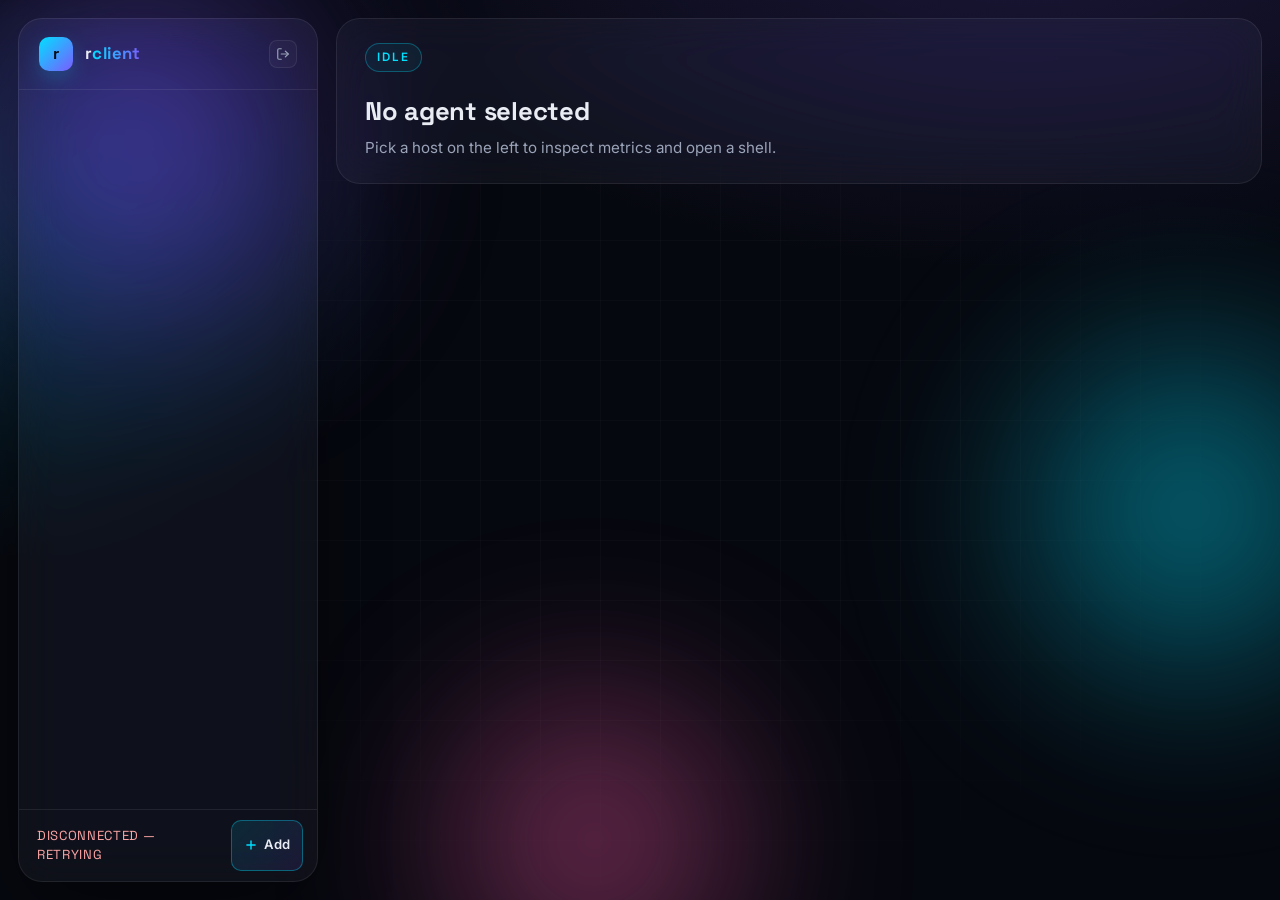
<file: web/static/index.html>
<!doctype html>
<html lang="en">
<head>
  <meta charset="utf-8">
  <meta name="viewport" content="width=device-width,initial-scale=1">
  <meta name="theme-color" content="#0b0f1a">
  <title>rclient</title>
  <link rel="preconnect" href="https://fonts.googleapis.com">
  <link rel="preconnect" href="https://fonts.gstatic.com" crossorigin>
  <link href="https://fonts.googleapis.com/css2?family=Inter:wght@300;400;500;600;700;800&family=JetBrains+Mono:wght@400;500;600;700&family=Space+Grotesk:wght@500;600;700&display=swap" rel="stylesheet">
  <link rel="stylesheet" href="xterm.css">
  <link rel="stylesheet" href="style.css">
</head>
<body>
  <div class="bg-blobs" aria-hidden="true">
    <div class="grid"></div>
    <div class="blob blob--1"></div>
    <div class="blob blob--2"></div>
    <div class="blob blob--3"></div>
  </div>

  <div id="app">
    <aside id="sidebar" class="glass">
      <div class="brand">
        <span class="logo__mark">r</span>
        <span class="logo__text">r<span>client</span></span>
        <button id="logout" class="logout" title="Sign out" aria-label="Sign out">
          <svg width="14" height="14" viewBox="0 0 24 24" fill="none" stroke="currentColor" stroke-width="2" stroke-linecap="round" stroke-linejoin="round"><path d="M9 21H5a2 2 0 0 1-2-2V5a2 2 0 0 1 2-2h4"/><polyline points="16 17 21 12 16 7"/><line x1="21" y1="12" x2="9" y2="12"/></svg>
        </button>
      </div>
      <div id="agents"></div>
      <div id="status-row" class="status-row">
        <div id="status" class="status">connecting…</div>
        <button id="addbtn" class="addbtn" type="button" title="Add device">
          <svg width="14" height="14" viewBox="0 0 24 24" fill="none" stroke="currentColor" stroke-width="2.4" stroke-linecap="round" stroke-linejoin="round"><line x1="12" y1="5" x2="12" y2="19"/><line x1="5" y1="12" x2="19" y2="12"/></svg>
          <span>Add</span>
        </button>
      </div>
    </aside>

    <main id="main">
      <section id="info" class="info">
        <div class="empty">
          <span class="eyebrow">Idle</span>
          <h1>No agent selected</h1>
          <p>Pick a host on the left to inspect metrics and open a shell.</p>
        </div>
      </section>

      <section id="metrics" class="metrics hidden">
        <div class="kpi glass"><span>cpu</span><strong id="m_cpu">—</strong></div>
        <div class="kpi glass"><span>mem</span><strong id="m_mem">—</strong></div>
        <div class="kpi glass"><span>disk</span><strong id="m_disk">—</strong></div>
        <div class="kpi glass"><span>load</span><strong id="m_load">—</strong></div>
        <div class="kpi glass"><span>uptime</span><strong id="m_up">—</strong></div>
      </section>

      <section id="shell" class="shell glass hidden">
        <header class="shell__head">
          <span class="dot dot--g"></span>
          <span class="dot dot--y"></span>
          <span class="dot dot--r"></span>
          <div id="tabs" class="tabs"></div>
          <button id="newtab" class="newtab" title="New shell">+</button>
        </header>
        <div id="terms" class="terms"></div>
      </section>
    </main>
  </div>

  <div id="modal" class="modal hidden" aria-hidden="true">
    <div class="modal__backdrop" data-close></div>
    <div class="modal__card glass" role="dialog" aria-labelledby="modal-title" aria-modal="true">
      <button class="modal__close" data-close aria-label="Close">×</button>
      <span class="eyebrow">New</span>
      <h2 id="modal-title">Connect a new agent</h2>
      <p class="modal__lead">
        Paste the token below into <code>rclient-agent install</code> on any
        Linux box. systemd and OpenRC are auto-detected.
      </p>

      <label class="modal__label">Connect token</label>
      <div class="copyrow">
        <input id="connectblob" type="text" readonly spellcheck="false">
        <button class="btn btn--ghost" data-copy="#connectblob">Copy</button>
      </div>

      <label class="modal__label">One-line install command</label>
      <div class="copyrow">
        <input id="connectcmd" type="text" readonly spellcheck="false">
        <button class="btn btn--ghost" data-copy="#connectcmd">Copy</button>
      </div>

      <p class="modal__hint">
        The agent binary itself is the same for every device — grab the
        latest from your release artifacts and drop it on the box.
      </p>
    </div>
  </div>

  <script src="xterm.js"></script>
  <script src="xterm-addon-fit.js"></script>
  <script src="app.js"></script>
</body>
</html>
</file>
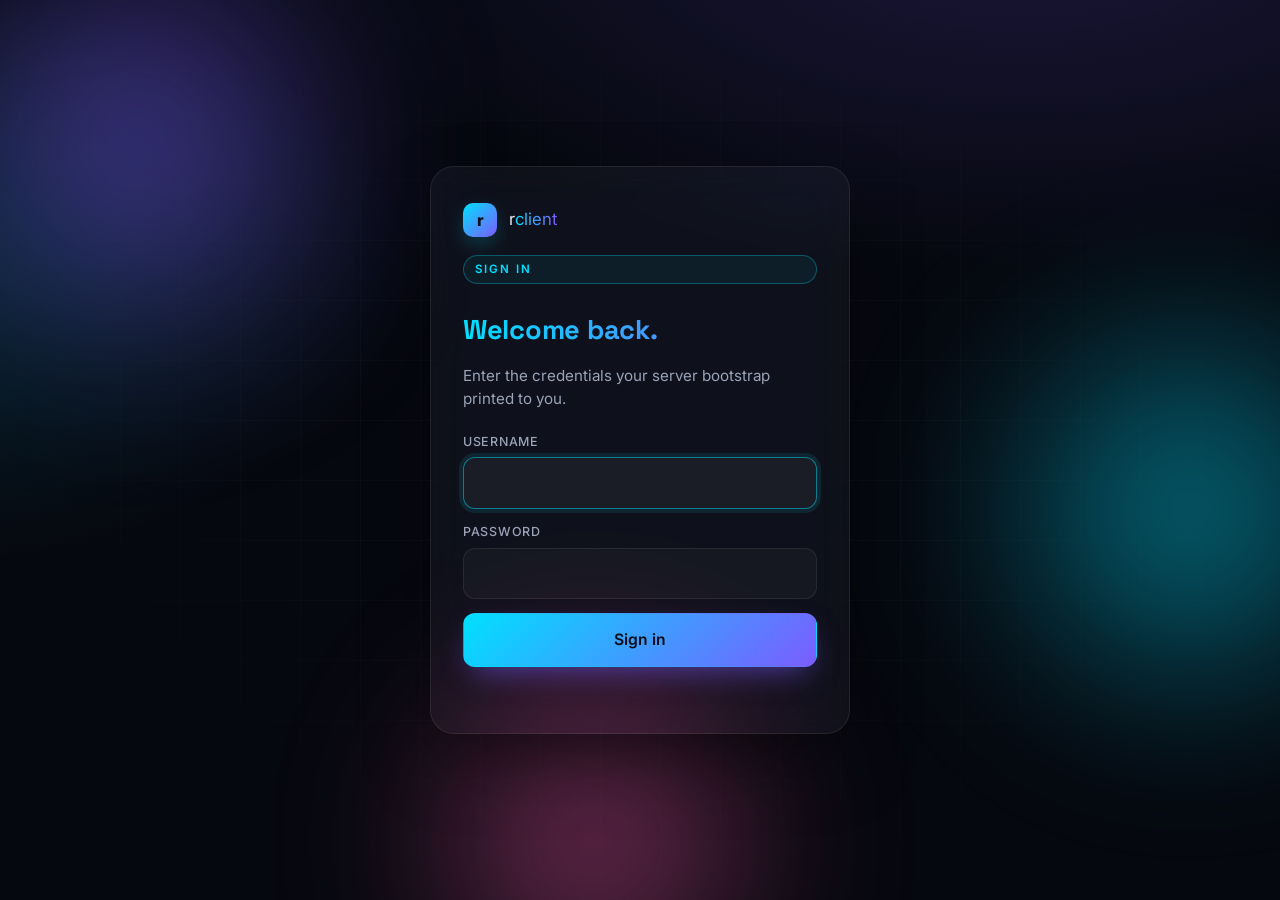
<file: web/static/login.html>
<!doctype html>
<html lang="en">
<head>
  <meta charset="utf-8">
  <meta name="viewport" content="width=device-width,initial-scale=1">
  <meta name="theme-color" content="#0b0f1a">
  <title>rclient — sign in</title>
  <link rel="preconnect" href="https://fonts.googleapis.com">
  <link rel="preconnect" href="https://fonts.gstatic.com" crossorigin>
  <link href="https://fonts.googleapis.com/css2?family=Inter:wght@300;400;500;600;700;800&family=JetBrains+Mono:wght@400;500;600;700&family=Space+Grotesk:wght@500;600;700&display=swap" rel="stylesheet">
  <link rel="stylesheet" href="style.css">
</head>
<body class="login-body">
  <div class="bg-blobs" aria-hidden="true">
    <div class="grid"></div>
    <div class="blob blob--1"></div>
    <div class="blob blob--2"></div>
    <div class="blob blob--3"></div>
  </div>

  <main class="login">
    <form id="loginform" class="login__card glass" autocomplete="off">
      <div class="login__brand">
        <span class="logo__mark">r</span>
        <span class="logo__text">r<span>client</span></span>
      </div>
      <span class="eyebrow">Sign in</span>
      <h1 class="login__title">Welcome back.</h1>
      <p class="login__lead">Enter the credentials your server bootstrap printed to you.</p>

      <label class="field">
        <span>Username</span>
        <input id="user" name="user" type="text" autocomplete="username" required spellcheck="false" autocapitalize="off">
      </label>
      <label class="field">
        <span>Password</span>
        <input id="password" name="password" type="password" autocomplete="current-password" required>
      </label>

      <button id="submit" type="submit" class="btn btn--primary">Sign in</button>
      <p id="err" class="login__err" role="alert" aria-live="polite"></p>
    </form>
  </main>

  <script src="login.js"></script>
</body>
</html>
</file>
<file: web/static/xterm.css>
/**
 * Copyright (c) 2014 The xterm.js authors. All rights reserved.
 * Copyright (c) 2012-2013, Christopher Jeffrey (MIT License)
 * https://github.com/chjj/term.js
 * @license MIT
 *
 * Permission is hereby granted, free of charge, to any person obtaining a copy
 * of this software and associated documentation files (the "Software"), to deal
 * in the Software without restriction, including without limitation the rights
 * to use, copy, modify, merge, publish, distribute, sublicense, and/or sell
 * copies of the Software, and to permit persons to whom the Software is
 * furnished to do so, subject to the following conditions:
 *
 * The above copyright notice and this permission notice shall be included in
 * all copies or substantial portions of the Software.
 *
 * THE SOFTWARE IS PROVIDED "AS IS", WITHOUT WARRANTY OF ANY KIND, EXPRESS OR
 * IMPLIED, INCLUDING BUT NOT LIMITED TO THE WARRANTIES OF MERCHANTABILITY,
 * FITNESS FOR A PARTICULAR PURPOSE AND NONINFRINGEMENT. IN NO EVENT SHALL THE
 * AUTHORS OR COPYRIGHT HOLDERS BE LIABLE FOR ANY CLAIM, DAMAGES OR OTHER
 * LIABILITY, WHETHER IN AN ACTION OF CONTRACT, TORT OR OTHERWISE, ARISING FROM,
 * OUT OF OR IN CONNECTION WITH THE SOFTWARE OR THE USE OR OTHER DEALINGS IN
 * THE SOFTWARE.
 *
 * Originally forked from (with the author's permission):
 *   Fabrice Bellard's javascript vt100 for jslinux:
 *   http://bellard.org/jslinux/
 *   Copyright (c) 2011 Fabrice Bellard
 *   The original design remains. The terminal itself
 *   has been extended to include xterm CSI codes, among
 *   other features.
 */

/**
 *  Default styles for xterm.js
 */

.xterm {
    cursor: text;
    position: relative;
    user-select: none;
    -ms-user-select: none;
    -webkit-user-select: none;
}

.xterm.focus,
.xterm:focus {
    outline: none;
}

.xterm .xterm-helpers {
    position: absolute;
    top: 0;
    /**
     * The z-index of the helpers must be higher than the canvases in order for
     * IMEs to appear on top.
     */
    z-index: 5;
}

.xterm .xterm-helper-textarea {
    padding: 0;
    border: 0;
    margin: 0;
    /* Move textarea out of the screen to the far left, so that the cursor is not visible */
    position: absolute;
    opacity: 0;
    left: -9999em;
    top: 0;
    width: 0;
    height: 0;
    z-index: -5;
    /** Prevent wrapping so the IME appears against the textarea at the correct position */
    white-space: nowrap;
    overflow: hidden;
    resize: none;
}

.xterm .composition-view {
    /* TODO: Composition position got messed up somewhere */
    background: #000;
    color: #FFF;
    display: none;
    position: absolute;
    white-space: nowrap;
    z-index: 1;
}

.xterm .composition-view.active {
    display: block;
}

.xterm .xterm-viewport {
    /* On OS X this is required in order for the scroll bar to appear fully opaque */
    background-color: #000;
    overflow-y: scroll;
    cursor: default;
    position: absolute;
    right: 0;
    left: 0;
    top: 0;
    bottom: 0;
}

.xterm .xterm-screen {
    position: relative;
}

.xterm .xterm-screen canvas {
    position: absolute;
    left: 0;
    top: 0;
}

.xterm .xterm-scroll-area {
    visibility: hidden;
}

.xterm-char-measure-element {
    display: inline-block;
    visibility: hidden;
    position: absolute;
    top: 0;
    left: -9999em;
    line-height: normal;
}

.xterm.enable-mouse-events {
    /* When mouse events are enabled (eg. tmux), revert to the standard pointer cursor */
    cursor: default;
}

.xterm.xterm-cursor-pointer,
.xterm .xterm-cursor-pointer {
    cursor: pointer;
}

.xterm.column-select.focus {
    /* Column selection mode */
    cursor: crosshair;
}

.xterm .xterm-accessibility,
.xterm .xterm-message {
    position: absolute;
    left: 0;
    top: 0;
    bottom: 0;
    right: 0;
    z-index: 10;
    color: transparent;
    pointer-events: none;
}

.xterm .live-region {
    position: absolute;
    left: -9999px;
    width: 1px;
    height: 1px;
    overflow: hidden;
}

.xterm-dim {
    /* Dim should not apply to background, so the opacity of the foreground color is applied
     * explicitly in the generated class and reset to 1 here */
    opacity: 1 !important;
}

.xterm-underline-1 { text-decoration: underline; }
.xterm-underline-2 { text-decoration: double underline; }
.xterm-underline-3 { text-decoration: wavy underline; }
.xterm-underline-4 { text-decoration: dotted underline; }
.xterm-underline-5 { text-decoration: dashed underline; }

.xterm-overline {
    text-decoration: overline;
}

.xterm-overline.xterm-underline-1 { text-decoration: overline underline; }
.xterm-overline.xterm-underline-2 { text-decoration: overline double underline; }
.xterm-overline.xterm-underline-3 { text-decoration: overline wavy underline; }
.xterm-overline.xterm-underline-4 { text-decoration: overline dotted underline; }
.xterm-overline.xterm-underline-5 { text-decoration: overline dashed underline; }

.xterm-strikethrough {
    text-decoration: line-through;
}

.xterm-screen .xterm-decoration-container .xterm-decoration {
	z-index: 6;
	position: absolute;
}

.xterm-screen .xterm-decoration-container .xterm-decoration.xterm-decoration-top-layer {
	z-index: 7;
}

.xterm-decoration-overview-ruler {
    z-index: 8;
    position: absolute;
    top: 0;
    right: 0;
    pointer-events: none;
}

.xterm-decoration-top {
    z-index: 2;
    position: relative;
}
</file>
<file: web/static/style.css>
/* Visual language ported from seotrafficbounty.pro: dark glass UI, animated
   colour blobs, gradient text, Space Grotesk + Inter. Adapted to a dense
   admin layout instead of a marketing page. */

:root {
  --bg-0: #06080f;
  --bg-1: #0b0f1a;
  --fg: #e9ecf3;
  --muted: #9aa3b8;
  --accent-1: #00e0ff;
  --accent-2: #7b5cff;
  --accent-3: #ff5cab;
  --border: rgba(255, 255, 255, 0.08);
  --border-strong: rgba(255, 255, 255, 0.16);
  --glass-bg: rgba(255, 255, 255, 0.04);
  --glass-bg-strong: rgba(255, 255, 255, 0.06);
  --shadow-lg: 0 30px 80px -20px rgba(0, 0, 0, 0.6);
  --radius-sm: 12px;
  --radius-md: 18px;
  --radius-lg: 24px;
  --transition: 0.25s cubic-bezier(0.4, 0, 0.2, 1);
  --mono: 'Space Grotesk', ui-monospace, SFMono-Regular, Menlo, Consolas, monospace;
  --term: 'JetBrains Mono', ui-monospace, SFMono-Regular, Menlo, Consolas, monospace;
}

* { box-sizing: border-box; }

html, body {
  margin: 0;
  padding: 0;
  height: 100%;
}

body {
  font-family: 'Inter', system-ui, -apple-system, Segoe UI, Roboto, sans-serif;
  background: var(--bg-0);
  color: var(--fg);
  line-height: 1.5;
  -webkit-font-smoothing: antialiased;
  overflow: hidden;
}

a { color: inherit; text-decoration: none; }

/* --- animated background --- */
.bg-blobs {
  position: fixed;
  inset: 0;
  overflow: hidden;
  z-index: -1;
  background:
    radial-gradient(1200px 600px at 80% -10%, rgba(123, 92, 255, 0.18), transparent 60%),
    radial-gradient(900px 500px at -10% 30%, rgba(0, 224, 255, 0.14), transparent 60%),
    var(--bg-0);
}
.blob {
  position: absolute;
  border-radius: 50%;
  filter: blur(80px);
  opacity: 0.55;
  will-change: transform;
}
.blob--1 {
  width: 520px; height: 520px;
  background: radial-gradient(circle, var(--accent-2), transparent 70%);
  top: -120px; left: -120px;
  animation: float1 18s ease-in-out infinite;
}
.blob--2 {
  width: 480px; height: 480px;
  background: radial-gradient(circle, var(--accent-1), transparent 70%);
  top: 30%; right: -150px;
  animation: float2 22s ease-in-out infinite;
}
.blob--3 {
  width: 420px; height: 420px;
  background: radial-gradient(circle, var(--accent-3), transparent 70%);
  bottom: -150px; left: 30%;
  animation: float3 26s ease-in-out infinite;
}
.grid {
  position: absolute;
  inset: 0;
  background-image:
    linear-gradient(rgba(255, 255, 255, 0.04) 1px, transparent 1px),
    linear-gradient(90deg, rgba(255, 255, 255, 0.04) 1px, transparent 1px);
  background-size: 60px 60px;
  mask-image: radial-gradient(ellipse at center, black 30%, transparent 75%);
  opacity: 0.6;
}
@keyframes float1 { 0%,100% { transform: translate(0,0); } 50% { transform: translate(60px,80px); } }
@keyframes float2 { 0%,100% { transform: translate(0,0); } 50% { transform: translate(-80px,50px); } }
@keyframes float3 { 0%,100% { transform: translate(0,0); } 50% { transform: translate(40px,-60px); } }

/* --- glass primitive --- */
.glass {
  background: var(--glass-bg);
  border: 1px solid var(--border);
  backdrop-filter: blur(20px) saturate(140%);
  -webkit-backdrop-filter: blur(20px) saturate(140%);
  border-radius: var(--radius-lg);
  box-shadow: var(--shadow-lg);
}

/* --- layout --- */
#app {
  display: grid;
  grid-template-columns: 300px 1fr;
  gap: 18px;
  padding: 18px;
  height: 100vh;
  min-height: 0;
}

#sidebar {
  display: flex;
  flex-direction: column;
  min-height: 0;
  overflow: hidden;
}

.brand {
  display: flex;
  align-items: center;
  gap: 12px;
  padding: 18px 20px;
  border-bottom: 1px solid var(--border);
  font-family: 'Space Grotesk', sans-serif;
  font-weight: 700;
  letter-spacing: 0.4px;
}
.logo__mark {
  display: inline-grid;
  place-items: center;
  width: 34px; height: 34px;
  border-radius: 10px;
  background: linear-gradient(135deg, var(--accent-1), var(--accent-2));
  color: #0a0d18;
  font-weight: 800;
  box-shadow: 0 8px 24px -8px rgba(0, 224, 255, 0.6);
}
.logo__text {
  font-size: 1.05rem;
  color: var(--fg);
}
.logo__text span {
  background: linear-gradient(90deg, var(--accent-1), var(--accent-2));
  -webkit-background-clip: text;
  background-clip: text;
  color: transparent;
}

#agents { flex: 1; overflow: auto; padding: 8px; }

.agent {
  display: flex;
  align-items: center;
  gap: 12px;
  padding: 12px 14px;
  border-radius: var(--radius-sm);
  cursor: pointer;
  transition: background var(--transition), border-color var(--transition);
  border: 1px solid transparent;
  margin-bottom: 6px;
}
.agent:hover {
  background: rgba(255, 255, 255, 0.04);
  border-color: var(--border);
}
.agent.active {
  background: rgba(123, 92, 255, 0.08);
  border-color: rgba(0, 224, 255, 0.35);
}

.agent .pulse {
  width: 9px; height: 9px;
  border-radius: 50%;
  background: #5a6675;
  box-shadow: none;
}
.agent.online .pulse {
  background: #2dd4bf;
  box-shadow: 0 0 0 4px rgba(45, 212, 191, 0.15);
}

.agent .name { flex: 1; min-width: 0; }
.agent .name .host {
  font-weight: 600;
  font-size: 0.95rem;
  white-space: nowrap;
  overflow: hidden;
  text-overflow: ellipsis;
}
.agent .name .meta {
  color: var(--muted);
  font-size: 0.75rem;
  font-family: var(--mono);
}

.status {
  padding: 12px 18px;
  border-top: 1px solid var(--border);
  color: var(--muted);
  font-size: 0.82rem;
  font-family: var(--mono);
  letter-spacing: 0.05em;
  text-transform: uppercase;
}
.status.ok { color: #6ee7b7; }
.status.err { color: #fca5a5; }

/* --- main pane --- */
#main {
  display: flex;
  flex-direction: column;
  gap: 18px;
  min-height: 0;
  min-width: 0;
}

.info {
  padding: 24px 28px;
  background: var(--glass-bg);
  border: 1px solid var(--border);
  border-radius: var(--radius-lg);
  backdrop-filter: blur(20px) saturate(140%);
}
.info .empty { color: var(--muted); }
.info .empty h1 {
  font-family: 'Space Grotesk', sans-serif;
  font-size: 1.6rem;
  margin: 8px 0 6px;
  color: var(--fg);
  letter-spacing: -0.01em;
}
.info .empty p { margin: 0; font-size: 0.95rem; }

.info h1 {
  font-family: 'Space Grotesk', sans-serif;
  font-size: 1.55rem;
  margin: 0 0 6px;
  letter-spacing: -0.01em;
}
.info h1 .grad {
  background: linear-gradient(90deg, var(--accent-1), var(--accent-2));
  -webkit-background-clip: text;
  background-clip: text;
  color: transparent;
}
.info .sub {
  color: var(--muted);
  font-size: 0.85rem;
  font-family: var(--mono);
  letter-spacing: 0.02em;
  word-break: break-all;
}

.eyebrow {
  display: inline-block;
  font-size: 0.72rem;
  font-weight: 600;
  letter-spacing: 0.18em;
  text-transform: uppercase;
  color: var(--accent-1);
  padding: 5px 11px;
  border: 1px solid rgba(0, 224, 255, 0.3);
  border-radius: 999px;
  background: rgba(0, 224, 255, 0.06);
  margin-bottom: 12px;
}

/* metric cards */
.metrics {
  display: grid;
  grid-template-columns: repeat(5, 1fr);
  gap: 14px;
}
.kpi {
  padding: 18px 20px;
  display: flex;
  flex-direction: column;
  gap: 4px;
  transition: transform var(--transition), border-color var(--transition);
}
.kpi:hover {
  transform: translateY(-2px);
  border-color: var(--border-strong);
}
.kpi span {
  color: var(--muted);
  font-size: 0.7rem;
  text-transform: uppercase;
  letter-spacing: 0.14em;
}
.kpi strong {
  font-family: 'Space Grotesk', sans-serif;
  font-size: 1.35rem;
  font-weight: 700;
  background: linear-gradient(90deg, var(--accent-1), var(--accent-2));
  -webkit-background-clip: text;
  background-clip: text;
  color: transparent;
}

/* shell */
.shell {
  flex: 1;
  display: flex;
  flex-direction: column;
  min-height: 0;
  overflow: hidden;
  padding: 0;
}
.shell__head {
  display: flex;
  align-items: center;
  gap: 8px;
  padding: 10px 14px;
  border-bottom: 1px solid var(--border);
}
.dot { width: 11px; height: 11px; border-radius: 50%; }
.dot--g { background: #2dd4bf; }
.dot--y { background: #fbbf24; }
.dot--r { background: #f87171; }

.tabs {
  display: flex;
  gap: 4px;
  margin-left: 12px;
  flex: 1;
  overflow: auto;
  scrollbar-width: thin;
}
.tab {
  display: inline-flex;
  align-items: center;
  gap: 8px;
  padding: 6px 12px;
  font-family: var(--mono);
  font-size: 0.82rem;
  color: var(--muted);
  background: rgba(255, 255, 255, 0.02);
  border: 1px solid var(--border);
  border-radius: 8px;
  cursor: pointer;
  transition: background var(--transition), color var(--transition), border-color var(--transition);
  white-space: nowrap;
}
.tab:hover {
  background: rgba(255, 255, 255, 0.05);
  color: var(--fg);
}
.tab.active {
  background: rgba(123, 92, 255, 0.12);
  border-color: rgba(0, 224, 255, 0.35);
  color: var(--fg);
}
.tab .x {
  width: 16px; height: 16px;
  border-radius: 50%;
  display: inline-grid;
  place-items: center;
  color: var(--muted);
  font-size: 0.85rem;
  line-height: 1;
}
.tab .x:hover { background: rgba(255, 255, 255, 0.1); color: var(--fg); }

.newtab {
  border: 1px solid var(--border);
  background: rgba(255, 255, 255, 0.03);
  color: var(--muted);
  width: 28px; height: 28px;
  border-radius: 8px;
  cursor: pointer;
  font-size: 1.1rem;
  line-height: 1;
  transition: background var(--transition), color var(--transition), border-color var(--transition);
}
.newtab:hover {
  background: linear-gradient(135deg, rgba(0,224,255,0.18), rgba(123,92,255,0.18));
  color: var(--fg);
  border-color: rgba(0, 224, 255, 0.35);
}

.terms {
  flex: 1;
  position: relative;
  min-height: 0;
  /* Inner padding so the terminal doesn't touch the glass border. xterm
     measures the *parent* (`.term-pane`), so giving padding here instead of
     on the pane itself prevents the addon from rounding the row count up
     and clipping the last line. */
  padding: 8px 12px;
}
.term-pane {
  position: absolute;
  inset: 8px 12px;
  display: none;
}
.term-pane.active { display: block; }
.term-pane .xterm { height: 100%; }
.term-pane .xterm-viewport { background: transparent !important; }

.hidden { display: none !important; }

/* scrollbars */
*::-webkit-scrollbar { width: 10px; height: 10px; }
*::-webkit-scrollbar-thumb {
  background: rgba(255, 255, 255, 0.08);
  border-radius: 8px;
}
*::-webkit-scrollbar-thumb:hover {
  background: rgba(255, 255, 255, 0.16);
}
*::-webkit-scrollbar-track { background: transparent; }

/* responsive */
@media (max-width: 900px) {
  #app {
    grid-template-columns: 1fr;
    grid-template-rows: 200px 1fr;
  }
  .metrics { grid-template-columns: repeat(2, 1fr); }
}

@media (prefers-reduced-motion: reduce) {
  .blob { animation: none; }
  * { transition: none !important; }
}


/* ---- login page ---- */

.login-body {
  display: grid;
  place-items: center;
  min-height: 100vh;
  padding: 24px;
}

.login {
  width: 100%;
  max-width: 420px;
}

.login__card {
  padding: 36px 32px;
  display: grid;
  gap: 14px;
}

.login__brand {
  display: flex;
  align-items: center;
  gap: 12px;
  margin-bottom: 4px;
}

.login__title {
  font-family: 'Space Grotesk', sans-serif;
  font-size: 1.7rem;
  margin: 0;
  letter-spacing: -0.01em;
  background: linear-gradient(90deg, var(--accent-1), var(--accent-2));
  -webkit-background-clip: text;
  background-clip: text;
  color: transparent;
  display: inline-block;
}

.login__lead {
  margin: 0 0 8px;
  color: var(--muted);
  font-size: 0.95rem;
  line-height: 1.5;
}

.field {
  display: grid;
  gap: 6px;
}
.field span {
  font-size: 0.78rem;
  font-weight: 500;
  color: var(--muted);
  letter-spacing: 0.06em;
  text-transform: uppercase;
}
.field input {
  width: 100%;
  background: rgba(255, 255, 255, 0.03);
  border: 1px solid var(--border);
  color: var(--fg);
  padding: 13px 16px;
  border-radius: 12px;
  font: inherit;
  font-size: 0.98rem;
  transition: border-color var(--transition), background var(--transition), box-shadow var(--transition);
}
.field input:focus {
  outline: none;
  border-color: rgba(0, 224, 255, 0.5);
  background: rgba(255, 255, 255, 0.05);
  box-shadow: 0 0 0 4px rgba(0, 224, 255, 0.1);
}

.btn {
  display: inline-flex;
  align-items: center;
  justify-content: center;
  gap: 10px;
  padding: 14px 22px;
  border-radius: 12px;
  font: inherit;
  font-weight: 600;
  font-size: 0.98rem;
  cursor: pointer;
  border: 1px solid transparent;
  transition: transform var(--transition), box-shadow var(--transition), background var(--transition), opacity var(--transition);
}
.btn:disabled { cursor: not-allowed; opacity: 0.6; transform: none !important; }
.btn--primary {
  background: linear-gradient(135deg, var(--accent-1), var(--accent-2));
  color: #0a0d18;
  box-shadow: 0 12px 30px -10px rgba(123, 92, 255, 0.6);
}
.btn--primary:not(:disabled):hover {
  transform: translateY(-2px);
  box-shadow: 0 18px 40px -10px rgba(123, 92, 255, 0.7);
}

.btn--ghost {
  background: rgba(255, 255, 255, 0.03);
  border-color: var(--border);
  color: var(--muted);
  padding: 8px 14px;
  font-size: 0.85rem;
}
.btn--ghost:hover { background: rgba(255, 255, 255, 0.07); color: var(--fg); }

.login__err {
  margin: 0;
  min-height: 1.2em;
  font-size: 0.85rem;
  color: #fca5a5;
  text-align: center;
}

/* logout button in the sidebar */
.brand .logout {
  margin-left: auto;
  border: 1px solid var(--border);
  background: rgba(255,255,255,0.03);
  color: var(--muted);
  width: 28px; height: 28px;
  border-radius: 8px;
  cursor: pointer;
  display: inline-grid;
  place-items: center;
  transition: background var(--transition), color var(--transition), border-color var(--transition);
}
.brand .logout:hover {
  background: rgba(255,255,255,0.08);
  color: var(--fg);
  border-color: rgba(0, 224, 255, 0.35);
}


/* ---- status row + add device ---- */

.status-row {
  display: flex;
  align-items: stretch;
  gap: 8px;
  padding: 10px 14px;
  border-top: 1px solid var(--border);
}
.status-row .status {
  flex: 1;
  padding: 6px 4px;
  border-top: none;
}
.addbtn {
  display: inline-flex;
  align-items: center;
  gap: 6px;
  padding: 6px 12px;
  border-radius: 10px;
  border: 1px solid rgba(0, 224, 255, 0.35);
  background: linear-gradient(135deg, rgba(0,224,255,0.12), rgba(123,92,255,0.12));
  color: var(--fg);
  font: inherit;
  font-size: 0.82rem;
  font-weight: 600;
  cursor: pointer;
  transition: transform var(--transition), background var(--transition), border-color var(--transition);
}
.addbtn:hover {
  transform: translateY(-1px);
  background: linear-gradient(135deg, rgba(0,224,255,0.22), rgba(123,92,255,0.22));
  border-color: rgba(0, 224, 255, 0.6);
}
.addbtn svg { color: var(--accent-1); }

/* ---- modal ---- */

.modal {
  position: fixed;
  inset: 0;
  display: grid;
  place-items: center;
  padding: 24px;
  z-index: 100;
}
.modal.hidden { display: none; }
.modal__backdrop {
  position: absolute;
  inset: 0;
  background: rgba(6, 8, 15, 0.65);
  backdrop-filter: blur(6px);
}
.modal__card {
  position: relative;
  width: 100%;
  max-width: 560px;
  padding: 28px 28px 24px;
  /* Reserve space at the top-right so the eyebrow capsule never tucks under
     the close button on narrower viewports. */
  padding-right: 56px;
  display: grid;
  gap: 12px;
  animation: modalIn 0.18s ease-out;
}
@keyframes modalIn {
  from { opacity: 0; transform: translateY(8px) scale(0.98); }
  to   { opacity: 1; transform: none; }
}
.modal__card h2 {
  font-family: 'Space Grotesk', sans-serif;
  font-size: 1.4rem;
  letter-spacing: -0.01em;
  margin: 0;
  background: linear-gradient(90deg, var(--accent-1), var(--accent-2));
  -webkit-background-clip: text;
  background-clip: text;
  color: transparent;
  display: inline-block;
}
/* The eyebrow inside the modal sits next to the close button, so use a
   tighter version that doesn't fight the × for space. */
.modal__card .eyebrow {
  justify-self: start;
  padding: 4px 9px;
  font-size: 0.66rem;
  letter-spacing: 0.16em;
  margin-bottom: 4px;
}
.modal__lead {
  margin: 0 0 4px;
  color: var(--muted);
  font-size: 0.92rem;
  line-height: 1.55;
}
.modal__lead code {
  font-family: var(--term);
  background: rgba(255,255,255,0.06);
  padding: 1px 6px;
  border-radius: 6px;
  color: var(--fg);
  font-size: 0.85rem;
}
.modal__label {
  font-size: 0.72rem;
  font-weight: 600;
  letter-spacing: 0.14em;
  text-transform: uppercase;
  color: var(--muted);
  margin-top: 4px;
}
.modal__hint {
  margin: 4px 0 0;
  color: var(--muted);
  font-size: 0.82rem;
  line-height: 1.5;
}
.modal__close {
  position: absolute;
  top: 12px; right: 12px;
  width: 30px; height: 30px;
  border-radius: 8px;
  border: 1px solid var(--border);
  background: rgba(255,255,255,0.03);
  color: var(--muted);
  cursor: pointer;
  font-size: 1.05rem;
  line-height: 1;
  transition: background var(--transition), color var(--transition);
}
.modal__close:hover { background: rgba(255,255,255,0.08); color: var(--fg); }

.copyrow {
  display: flex;
  gap: 8px;
}
.copyrow input {
  flex: 1;
  min-width: 0;
  background: rgba(255,255,255,0.03);
  border: 1px solid var(--border);
  color: var(--fg);
  padding: 11px 14px;
  border-radius: 10px;
  font-family: var(--term);
  font-size: 0.86rem;
  outline: none;
  transition: border-color var(--transition);
}
.copyrow input:focus { border-color: rgba(0, 224, 255, 0.5); }
.copyrow .btn { padding: 9px 16px; }
.copyrow .btn.copied {
  background: linear-gradient(135deg, rgba(45,212,191,0.2), rgba(45,212,191,0.05));
  border-color: rgba(45,212,191,0.5);
  color: #6ee7b7;
}
</file>
